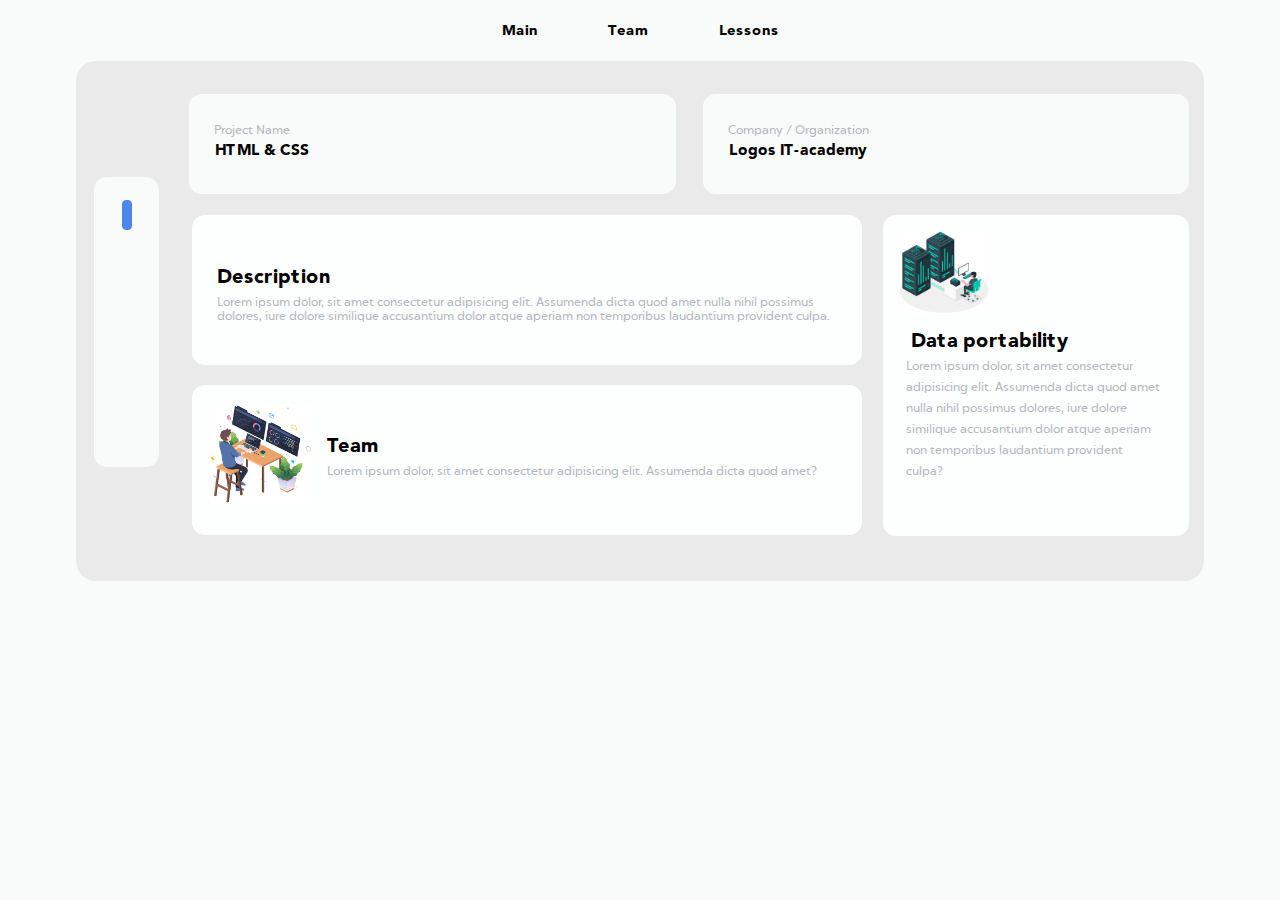
<file: index.html>
<!DOCTYPE html>
<html lang="en">

<head>
    <meta charset="UTF-8">
    <meta name="viewport" content="width=device-width, initial-scale=1.0">
    <meta http-equiv="X-UA-Compatible" content="ie=edge">
    <title>Main</title>

    <link rel="stylesheet" href="./index.css">

    <link rel="stylesheet" href="https://unicons.iconscout.com/release/v2.1.5/css/unicons.css">
</head>

<body>
    <header>
        <div class="title-main">
            <a href="./index.html">Main</a>
        </div>
        <div class="team">
            <a href="./page2.html">Team</a>
        </div>
        <div class="lessons">
            <a href="./page3.html">Lessons</a>
        </div>
    </header>
    <main>

        <div class="main_border">
            <div class="row1">
                <div class="project">
                    <div class="text">
                        <div class="small-text">Project Name </div>
                        <div class="small-header">HTML & CSS</div>
                    </div>
                </div>

                <div class="company">
                    <div class="text">
                        <div class="small-text">Company / Organization </div>
                        <div class="small-header">Logos IT-academy</div>
                    </div>
                </div>
            </div>

            <div class="big-container">
                <div class="menu">
                    <div class="icons">

                        <a href="#">
                            <div class="icon icon1 label label1">
                                <span class="little-border">
                                    <i class="uil uil-folder"></i>
                                </span>
                            </div>
                        </a>

                        <a href="./account.html">
                            <div class="icon icon2 label label2">
                                <span class="little-border">
                                    <i class="uil uil-monitor"></i>
                                </span>
                            </div>
                        </a>

                        <a href="#">
                            <div class="icon icon3 label label3">
                                <span class="little-border">
                                    <i class="uil uil-users-alt"></i>
                                </span>
                            </div>
                        </a>

                        <a href="#">
                            <div class="icon icon4 label label4">
                                <span class="little-border">
                                    <i class="uil uil-cloud-share"></i>
                                </span>
                            </div>
                        </a>

                        <a href="#">
                            <div class="icon icon5 label label5">
                                <span class="little-border">

                                    <i class="uil uil-cog"></i>
                                </span>
                            </div>
                        </a>

                    </div>
                </div>

                <dix class="container">
                    <div class="row2-3">
                        <div class="description">
                            <div class="text2">
                                <div class="big-header">Description</div>
                                <div class="small-text">
                                    Lorem ipsum dolor, sit amet consectetur adipisicing elit. Assumenda
                                    dicta quod amet nulla nihil possimus dolores,
                                    iure dolore similique accusantium dolor atque aperiam non temporibus laudantium
                                    provident
                                    culpa.
                                </div>
                            </div>
                        </div>
                        <div class="team1">
                            <div class="image">
                                <img class="img-team" src="./images/team.jpg" alt="">
                            </div>
                            <div class="text3">
                                <div class="big-header">Team</div>
                                <div class="small-text">
                                    Lorem ipsum dolor, sit amet consectetur adipisicing elit. Assumenda
                                    dicta quod amet?
                                </div>
                            </div>
                        </div>
                    </div>
                    <div class="separate-box">
                        <div class="image">
                            <img class="img-data" src="./images/data.jpg" alt="">
                        </div>
                        <div class="text4">
                            <div class="big-header">Data portability</div>
                            <div class="small1-text">
                                Lorem ipsum dolor, sit amet consectetur adipisicing elit. Assumenda
                                dicta quod amet nulla nihil possimus dolores,
                                iure dolore similique accusantium dolor atque aperiam non temporibus laudantium
                                provident culpa?
                            </div>
                        </div>
                    </div>
                </dix>
            </div>

        </div>
    </main>
</body>

</html>
</file>
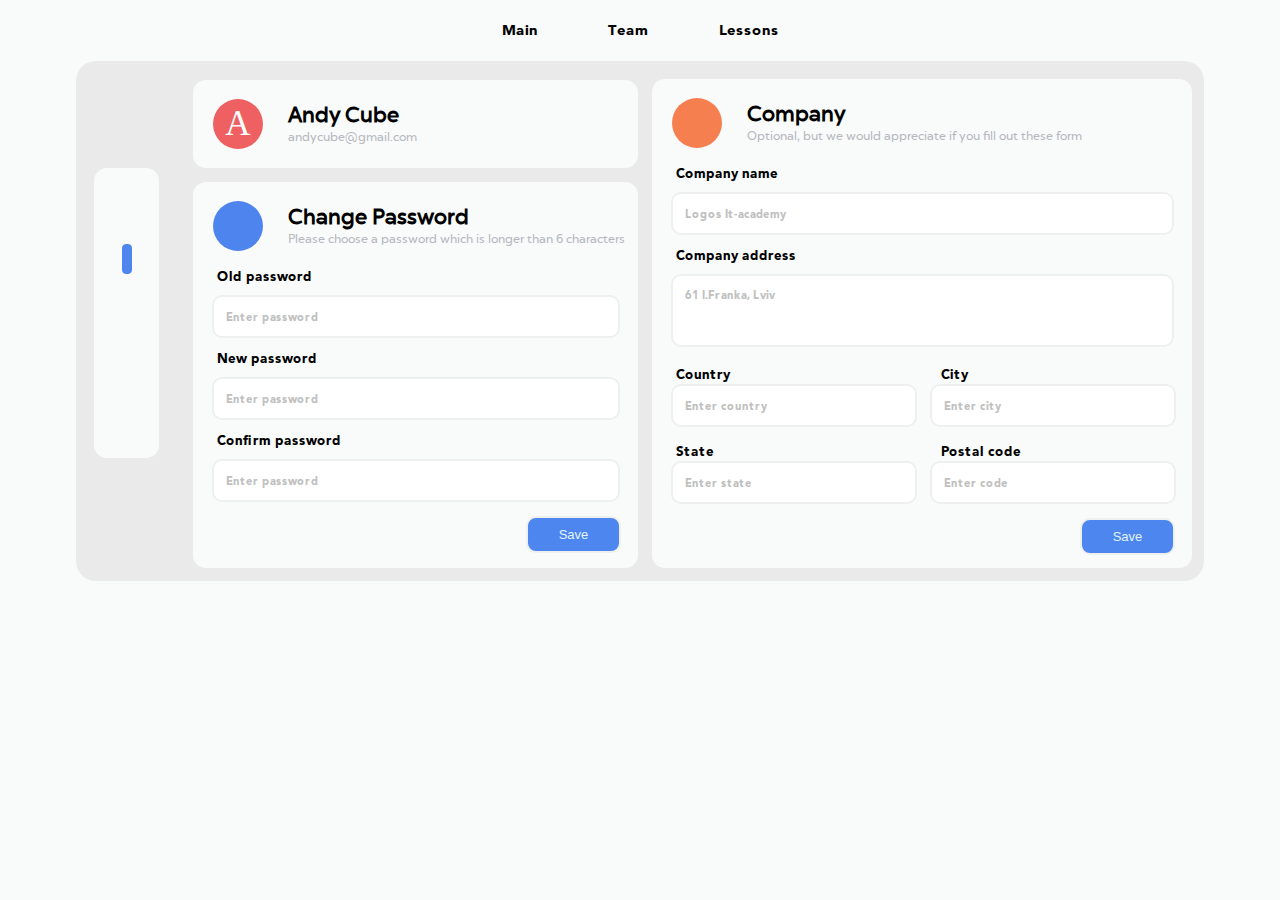
<file: account.html>
<!DOCTYPE html>
<html lang="en">

<head>
    <meta charset="UTF-8">
    <meta name="viewport" content="width=device-width, initial-scale=1.0">
    <meta http-equiv="X-UA-Compatible" content="ie=edge">
    <title>Account</title>

    <link rel="stylesheet" href="./account.css">

    <link rel="stylesheet" href="https://unicons.iconscout.com/release/v2.1.5/css/unicons.css">
</head>

<body>
    <header>
        <div class="title-main">
            <a href="./index.html">Main</a>
        </div>
        <div class="team">
            <a href="./page2.html">Team</a>
        </div>
        <div class="lessons">
            <a href="./page3.html">Lessons</a>
        </div>
    </header>
    <main>
        <div class="main_border">
            <div class="big-container">

                <div class="menu">
                    <div class="icons">

                        <a href="#">
                            <div class="icon icon1 label label1">
                                <span class="little-border">
                                    <i class="uil uil-folder"></i>
                                </span>
                            </div>
                        </a>

                        <a href="./account.html">
                            <div class="icon icon2 label label2">
                                <span class="little-border">
                                    <i class="uil uil-monitor"></i>
                                </span>
                            </div>
                        </a>

                        <a href="#">
                            <div class="icon icon3 label label3">
                                <span class="little-border">
                                    <i class="uil uil-users-alt"></i>
                                </span>
                            </div>
                        </a>

                        <a href="#">
                            <div class="icon icon4 label label4">
                                <span class="little-border">
                                    <i class="uil uil-cloud-share"></i>
                                </span>
                            </div>
                        </a>

                        <a href="#">
                            <div class="icon icon5 label label5">
                                <span class="little-border">

                                    <i class="uil uil-cog"></i>
                                </span>
                            </div>
                        </a>

                    </div>
                </div>

                <div class="middle-contant">
                    <div class="data">
                        <div class="orange-circle">A</div>
                        <div class="data-of-user">
                            <div class="big-header">Andy Cube</div>
                            <div class="small-text">andycube@gmail.com</div>
                        </div>
                    </div>

                    <div class="password">
                        <div class="data2">
                            <div class="blue-circle"><i class="uil uil-padlock"></i></div>
                            <div class="data-of-title">
                                <div class="big-header">Change Password</div>
                                <div class="small-text">Please choose a password which is longer than 6 characters</div>
                            </div>
                        </div>


                        <div class="form1">
                            <p class="one1">Old password</p>
                            <form id="border">
                                <input type="password" placeholder="Enter password" class="form-text">
                            </form>

                            <p class="one">New password</p>
                            <form id="border">
                                <input type="password" placeholder="Enter password" class="form-text">
                            </form>

                            <p class="one">Confirm password</p>
                            <form id="border">
                                <input type="password" placeholder="Enter password" class="form-text">
                            </form>

                            <form id="button">
                                <input type="button" value="Save">
                            </form>
                        </div>
                    </div>
                </div>

                <div class="third-contant">
                    <div class="data3">
                        <div class="lightOrange-circle"><i class="uil uil-university"></i></div>
                        <div class="data-of-title">
                            <div class="big-header">Company</div>
                            <div class="small-text">Optional, but we would appreciate if you fill out these form</div>
                        </div>
                    </div>
                    <div class="form1">
                        <p class="one1">Company name</p>
                        <form id="border1">
                            <input type="text" placeholder="Logos It-academy" class="company">
                        </form>

                        <p class="one">Company address</p>
                        <form id="border2">
                            <input type="text" placeholder="61 I.Franka, Lviv" class="address">
                        </form>

                        <div class="bottom-contant">
                            <div class="left-side">
                                <p class="two">Country</p>
                                <form id="border3">
                                    <input type="text" placeholder="Enter country" class="form-left">
                                </form>
                                <p class="two">State</p>
                                <form id="border3">
                                    <input type="text" placeholder="Enter state" class="form-left">
                                </form>
                            </div>
                            <div class="right-side">
                                <p class="two">City</p>
                                <form id="border3">
                                    <input type="text" placeholder="Enter city" class="form-right">
                                </form>
                                <p class="two">Postal code</p>
                                <form id="border3">
                                    <input type="text" placeholder="Enter code" class="form-right">
                                </form>
                            </div>
                        </div>

                        <form id="button2">
                            <input type="button" value="Save">
                        </form>
                    </div>
                </div>

            </div>
        </div>




        </div>
        </div>

</body>

</html>
</file>
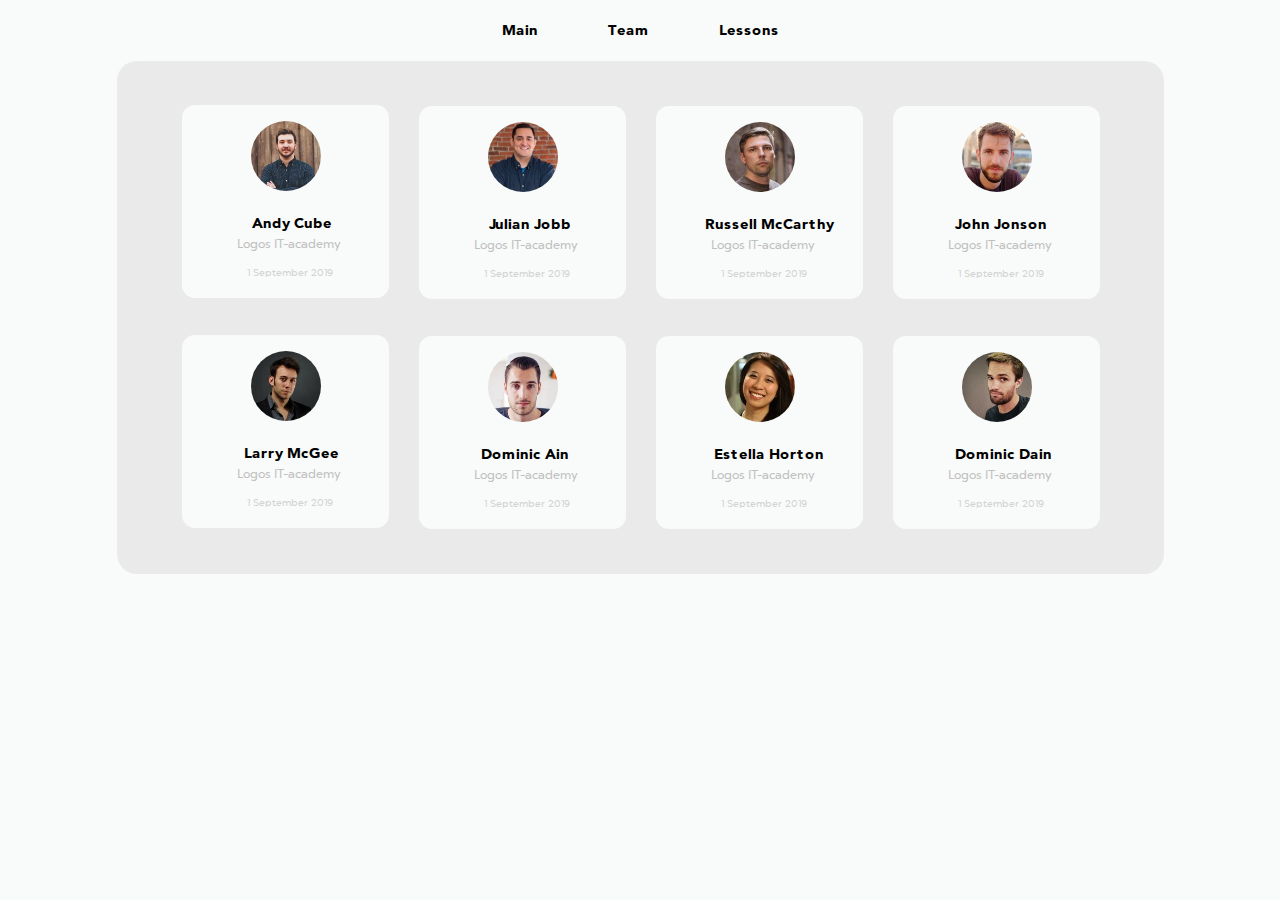
<file: page2.html>
<!DOCTYPE html>
<html lang="en">

<head>
    <meta charset="UTF-8">
    <meta name="viewport" content="width=device-width, initial-scale=1.0">
    <meta http-equiv="X-UA-Compatible" content="ie=edge">
    <title>Team</title>

    <link rel="stylesheet" href="./page2.css">
</head>

<body>
    <header>
        <div class="title-main">
            <a href="./index.html">Main</a>
        </div>
        <div class="team">
            <a href="./page2.html">Team</a>
        </div>
        <div class="lessons">
            <a href="./page3.html">Lessons</a>
        </div>
    </header>
    <main>
        <div class="main_border">
            <div class="two-rows">
                <div class="some">
                    <div class="user user1">
                        <div id="label"></div>
                        <div> <img class="foto" src="./images/1.jpg" alt=""></div>
                        <div class="second-name">Andy Cube</div>
                        <div class="job">Logos IT-academy</div>
                        <div class="date">1 September 2019</div>
                    </div>
                </div>

                <div class="some">
                    <div class="user user2">
                        <div id="label"></div>
                        <div> <img class="foto" src="./images/2.jpg" alt=""></div>
                        <span class="second-name">Julian Jobb</span>
                        <span class="job">Logos IT-academy</span>
                        <span class="date">1 September 2019</span>
                    </div>
                </div>

                <div class="some">
                    <div class="user user3">
                        <div> <img class="foto" src="./images/3.jpg" alt=""></div>
                        <div class="second-name1">Russell McCarthy</div>
                        <div class="job">Logos IT-academy</div>
                        <div class="date">1 September 2019</div>
                    </div>
                </div>

                <div class="some">
                    <div class="user user4">
                        <div> <img class="foto" src="./images/4.jpg" alt=""></div>
                        <div class="second-name2">John Jonson</div>
                        <div class="job">Logos IT-academy</div>
                        <div class="date">1 September 2019</div>
                    </div>
                </div>


                <div class="some">
                    <div class="user user5">
                        <div> <img class="foto" src="./images/5.jpg" alt=""></div>
                        <div class="second-name2">Larry McGee</div>
                        <div class="job">Logos IT-academy</div>
                        <div class="date">1 September 2019</div>
                    </div>
                </div>

                <div class="some">
                    <div class="user user2">
                        <div> <img class="foto" src="./images/6.jpg" alt=""></div>
                        <div class="second-name2">Dominic Ain</div>
                        <div class="job">Logos IT-academy</div>
                        <div class="date">1 September 2019</div>
                    </div>
                </div>

                <div class="some">
                    <div class="user user3">
                        <div> <img class="foto" src="./images/7.jpg" alt=""></div>
                        <div class="second-name3">Estella Horton</div>
                        <div class="job">Logos IT-academy</div>
                        <div class="date">1 September 2019</div>
                    </div>
                </div>

                <div class="some">
                    <div class="user user4">
                        <div> <img class="foto" src="./images/8.jpg" alt=""></div>
                        <div class="second-name2">Dominic Dain</div>
                        <div class="job">Logos IT-academy</div>
                        <div class="date">1 September 2019</div>
                    </div>
                </div>

            </div>
        </div>
    </main>
</body>

</html>
</file>
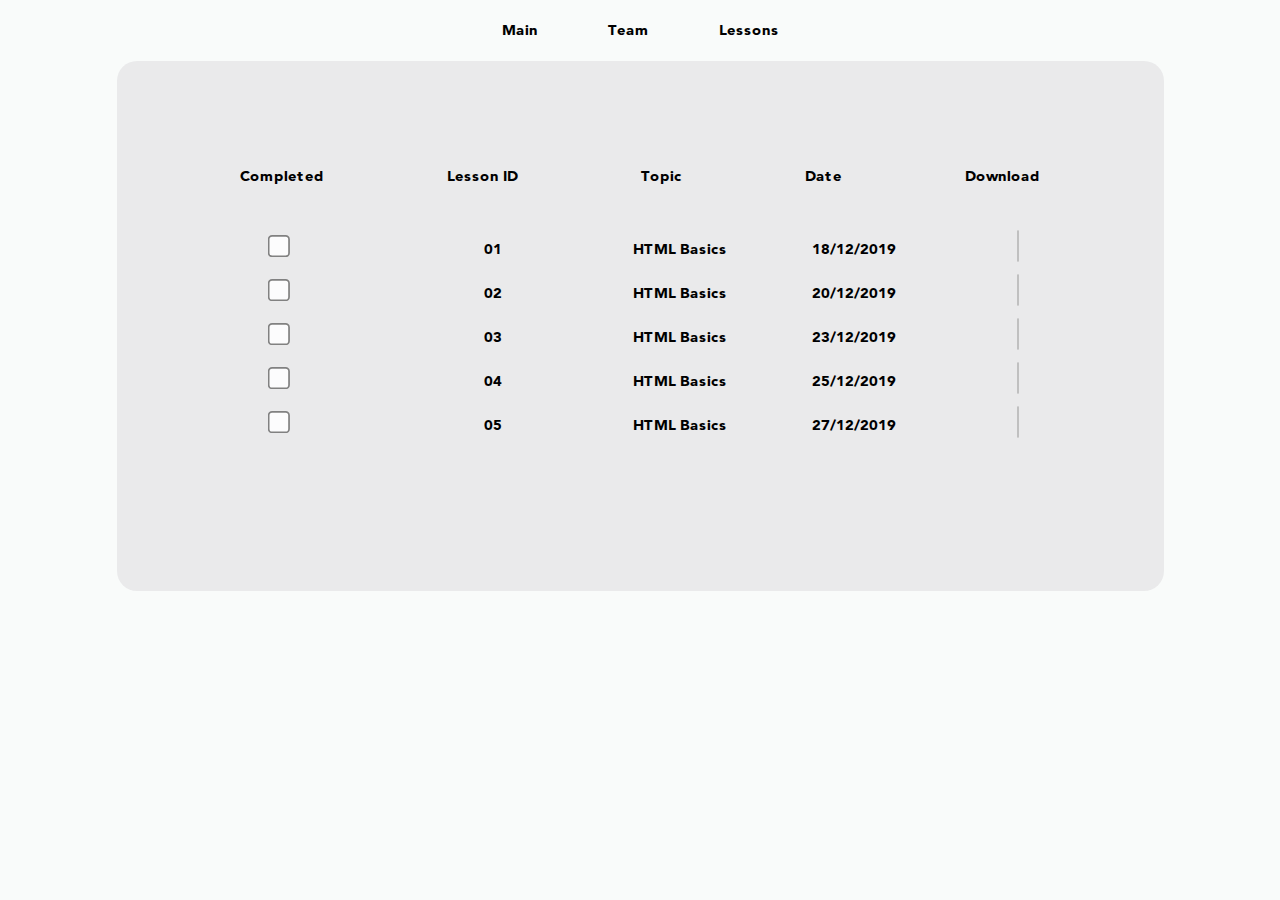
<file: page3.html>
<!DOCTYPE html>
<html lang="en">

<head>
    <meta charset="UTF-8">
    <meta name="viewport" content="width=device-width, initial-scale=1.0">
    <meta http-equiv="X-UA-Compatible" content="ie=edge">
    <title>Lessons</title>

    <link rel="stylesheet" href="./page3.css">

    <link rel="stylesheet" href="https://unicons.iconscout.com/release/v2.1.5/css/unicons.css">
</head>

<body>
    <header>
        <div class="title-main">
            <a href="./index.html">Main</a>
        </div>
        <div class="team">
            <a href="./page2.html">Team</a>
        </div>
        <div class="lessons">
            <a href="./page3.html">Lessons</a>
        </div>
    </header>
    <main>
        <div class="main_border">
            <div class="contant">
                <div class="titles">
                    <div class="name-titles">Completed</div>
                    <div class="name-titles">Lesson ID</div>
                    <div class="name-titles">Topic</div>
                    <div class="name-titles">Date</div>
                    <div class="name-titles">Download</div>
                </div>

                <div class="border1">
                    <div class="checkbox-main">
                        <form action="" id="checkbox">
                            <input type="checkbox">
                        </form>
                    </div>
                    <div class="number">01</div>
                    <div class="topic">HTML Basics</div>
                    <div class="date">18/12/2019</div>
                    <div class="img"><i class="uil uil-download-alt"></i></div>
                </div>
                <div class="border2">
                    <div class="checkbox-main">
                        <form action="" id="checkbox">
                            <input type="checkbox">
                        </form>
                    </div>
                    <div class="number">02</div>
                    <div class="topic">HTML Basics</div>
                    <div class="date">20/12/2019</div>
                    <div class="img"><i class="uil uil-download-alt"></i></div>
                </div>
                <div class="border2">
                    <div class="checkbox-main">
                        <form action="" id="checkbox">
                            <input type="checkbox">
                        </form>
                    </div>
                    <div class="number">03</div>
                    <div class="topic">HTML Basics</div>
                    <div class="date">23/12/2019</div>
                    <div class="img"><i class="uil uil-download-alt"></i></div>
                </div>
                <div class="border2">
                    <div class="checkbox-main">
                        <form action="" id="checkbox">
                            <input type="checkbox">
                        </form>
                    </div>
                    <div class="number">04</div>
                    <div class="topic">HTML Basics</div>
                    <div class="date">25/12/2019</div>
                    <div class="img"><i class="uil uil-download-alt"></i></div>
                </div>
                <div class="border2">
                    <div class="checkbox-main">
                        <form action="" id="checkbox">
                            <input type="checkbox">
                        </form>
                    </div>
                    <div class="number">05</div>
                    <div class="topic">HTML Basics</div>
                    <div class="date">27/12/2019</div>
                    <div class="img"><i class="uil uil-download-alt"></i></div>
                </div>
            </div>


        </div>
    </main>
</body>

</html>
</file>
<file: index.css>
@font-face {
  font-family: "ChronicaPro-Regular";
  src: url(./fonts/ChronicaPro-Regular.ttf);
}

@font-face {
  font-family: "bahij-sultannahia";
  src: url(./fonts/bahij-sultannahia.ttf);
}

body {
  background-color: #f9fbfa;
}

header {
  display: flex;
  justify-content: center;
  font-family: "bahij-sultannahia", sans-serif;
  font-size: 20px;
  margin: 18px 0px;
}

.title-main {
  margin-right: 70px;
  text-decoration: none;
}

.team {
  margin-right: 70px;
  text-decoration: none;
}

a {
  text-decoration: none;
  color: #000;
}

.title-main a:hover {
  color: #5b89f2;
}

.team a:hover {
  color: #5b89f2;
}

.lessons a:hover {
  color: #5b89f2;
}

.main_border {
  margin: 0 auto;
  padding: 110px 0 0;
  width: 1128px;
  height: 410px;
  background-color: #eaeaeb;
  border: 0px solid #eaeaeb;
  border-radius: 20px;
}

.big-container {
  display: flex;
}

.menu {
  display: flex;
  justify-content: center;
  height: 290px;
  width: 65px;
  border: 0px solid #f9fbfa;
  background-color: #f9fbfa;
  border-radius: 13px;
  margin-left: 18px;
  margin-top: -37px;
  margin-right: 70px;
}

.uil {
  margin: -1.95px;
}

.little-border {
  border: 1px solid transparent;
  margin: 0px 0px 1px 0px;
  padding: 0px 0px 0px 0px;
}

.icons {
  display: flex;
  flex-direction: column;
  font-size: 22px;
}

.icon {
  border: 1px solid transparent;
  border-radius: 4px;
  padding: 1px 4px 1px 4px;
  margin: 9px 68px 14px 68px;
}

.icon1 {
  margin: 23px 68px 14px 68px;
  padding: 1px 4px 1px 4px;
  border: 1px solid #4d86ed;
  background-color: #4d86ed;
  border-radius: 4px;
  color: white;
}

.icon:hover {
  /* margin: 14px 2px 14px 2px; */
  padding: 1px 4px 1px 4px;
  border: 1px solid #4d86ed;
  background-color: #4d86ed;
  border-radius: 4px;
  color: white;
  margin-left: 68px;
}

.label:hover {
  position: relative;
  display: inline-block;
}

.label1:hover::after {
  position: absolute;
  content: "Project";
  display: flex;
  color: white;
  font-size: 15px;
  top: -1px;
  bottom: -1px;
  left: 34px;
  border: 1px solid #4d86ed;
  border-top-right-radius: 4px;
  border-bottom-right-radius: 4px;
  background-color: #4d86ed;
  border-right-width: 17px;
  align-items: center;
  padding-left: 5px;
}

.label2:hover::after {
  position: absolute;
  content: "Account";
  display: flex;
  color: white;
  font-size: 15px;
  top: -1px;
  bottom: -1px;
  left: 34px;
  border: 1px solid #4d86ed;
  border-top-right-radius: 4px;
  border-bottom-right-radius: 4px;
  background-color: #4d86ed;
  border-right-width: 17px;
  align-items: center;
  padding-left: 5px;
}

.label3:hover::after {
  position: absolute;
  content: "Groups";
  display: flex;
  color: white;
  font-size: 15px;
  top: -1px;
  bottom: -1px;
  left: 34px;
  border: 1px solid #4d86ed;
  border-top-right-radius: 4px;
  border-bottom-right-radius: 4px;
  background-color: #4d86ed;
  border-right-width: 17px;
  align-items: center;
  padding-left: 5px;
}

.label4:hover::after {
  position: absolute;
  content: "Cloud";
  display: flex;
  color: white;
  font-size: 15px;
  top: -1px;
  bottom: -1px;
  left: 34px;
  border: 1px solid #4d86ed;
  border-top-right-radius: 4px;
  border-bottom-right-radius: 4px;
  background-color: #4d86ed;
  border-right-width: 17px;
  align-items: center;
  padding-left: 5px;
}

.label5:hover::after {
  position: absolute;
  content: "Setting";
  display: flex;
  color: white;
  font-size: 15px;
  top: -1px;
  bottom: -1px;
  left: 34px;
  border: 1px solid #4d86ed;
  border-top-right-radius: 4px;
  border-bottom-right-radius: 4px;
  background-color: #4d86ed;
  border-right-width: 17px;
  align-items: center;
  padding-left: 5px;
}

/* .one {
    border: 1px solid #4d86ed;
    background-color: #4d86ed;
    border-radius: 4px;
    padding: 3px 7px;
} */

.row1 {
  display: flex;
  margin: 0px 0px 0px 80px;
}

.project {
  display: flex;
  width: 520px;
  height: 100px;
  border: 0px solid #f9fbfa;
  background-color: #f9fbfa;
  border-radius: 13px;
  margin: -77px 27px 20px 33px;
}

.company {
  display: flex;
  width: 520px;
  height: 100px;
  border: 0px solid #f9fbfa;
  background-color: #f9fbfa;
  border-radius: 13px;
  margin: -77px 15px 20px 0;
}

.text {
  display: flex;
  flex-direction: column;
  justify-content: center;
  margin-left: 20px;
}

.small-text {
  font-family: "ChronicaPro-Regular";
  font-size: 12px;
  color: #b6b8bf;
  padding-left: 5px;
}

.small-header {
  font-family: "bahij-sultannahia", sans-serif;
  font-size: 21px;
  margin-left: 6px;
}

.container {
  display: flex;
  margin: 1px 0px 0px 0px;
}

.row2-3 {
  display: flex;
  flex-direction: column;
  margin: 0px 0px 0px -37px;
}

.description {
  height: 150px;
  width: 670px;
  border: 0px solid #f9fbfa;
  background-color: #fdfffe;
  border-radius: 13px;
  margin: 0px 0px 0px 0px;
}

.team1 {
  display: flex;
  height: 150px;
  width: 670px;
  border: 0px solid #f9fbfa;
  background-color: #fdfffe;
  border-radius: 13px;
  margin: 20px 0px 0px 0px;
}

.separate-box {
  height: 321px;
  width: 306px;
  border: 0px solid #f9fbfa;
  background-color: #fdfffe;
  border-radius: 13px;
  margin: 0px 15px 0px 21px;
}

.big-header {
  font-family: "bahij-sultannahia", sans-serif;
  font-size: 27px;
  padding-bottom: 2px;
  padding-left: 5px;
}

.text2 {
  display: flex;
  flex-direction: column;
  justify-content: center;
  margin: 46px 20px;
}

.img-team {
  width: 100px;
  height: 100px;
  margin: 19px;
}

.text3 {
  display: flex;
  flex-direction: column;
  margin: 45px -8px;
}

.img-data {
  width: 90px;
  height: 83px;
  margin: 16px;
}

.text4 {
  display: flex;
  flex-direction: column;
  margin: -3px 27px 0px 23px;
  line-height: 21px;
}

.small1-text {
  font-family: "ChronicaPro-Regular";
  font-size: 12px;
  color: #b6b8bf;
  margin-top: 3px;
}
</file>
<file: account.css>
@font-face {
  font-family: "ChronicaPro-Regular";
  src: url(./fonts/ChronicaPro-Regular.ttf);
}

@font-face {
  font-family: "bahij-sultannahia";
  src: url(./fonts/bahij-sultannahia.ttf);
}

@import url("https://fonts.googleapis.com/css2?family=Playfair+Display&display=swap");

body {
  background-color: #f9fbfa;
}

header {
  display: flex;
  justify-content: center;
  font-family: "bahij-sultannahia", sans-serif;
  font-size: 20px;
  margin: 18px 0px;
}

.title-main {
  margin-right: 70px;
  text-decoration: none;
}

.team {
  margin-right: 70px;
  text-decoration: none;
}

a {
  text-decoration: none;
  color: #000;
}

.title-main a:hover {
  color: #5b89f2;
}

.team a:hover {
  color: #5b89f2;
}

.lessons a:hover {
  color: #5b89f2;
}

.main_border {
  margin: 0 auto;
  padding: 110px 0 0;
  width: 1128px;
  height: 410px;
  background-color: #eaeaeb;
  border: 0px solid #eaeaeb;
  border-radius: 20px;
}

.big-container {
  display: flex;
}

.menu {
  display: flex;
  justify-content: center;
  height: 290px;
  width: 65px;
  border: 0px solid #f9fbfa;
  background-color: #f9fbfa;
  border-radius: 13px;
  margin-left: 18px;
  margin-top: -3px;
  margin-right: 70px;
}

.uil {
  margin: -1.95px;
}

.little-border {
  border: 1px solid transparent;
  margin: 0px 0px 1px 0px;
  padding: 0px 0px 0px 0px;
}

.icons {
  display: flex;
  flex-direction: column;
  font-size: 22px;
}

.icon {
  border: 1px solid transparent;
  border-radius: 4px;
  padding: 1px 4px 1px 4px;
  margin: 9px 68px 14px 68px;
}

.icon1 {
  margin: 23px 68px 14px 68px;
}

.icon2 {
  margin: 9px 68px 14px 68px;
  padding: 1px 4px 1px 4px;
  border: 1px solid #4d86ed;
  background-color: #4d86ed;
  border-radius: 4px;
  color: white;
}

.icon:hover {
  /* margin: 14px 2px 14px 2px; */
  padding: 1px 4px 1px 4px;
  border: 1px solid #4d86ed;
  background-color: #4d86ed;
  border-radius: 4px;
  color: white;
  margin-left: 68px;
}

.label:hover {
  position: relative;
  display: inline-block;
}

.label1:hover::after {
  position: absolute;
  content: "Project";
  display: flex;
  color: white;
  font-size: 15px;
  top: -1px;
  bottom: -1px;
  left: 34px;
  border: 1px solid #4d86ed;
  border-top-right-radius: 4px;
  border-bottom-right-radius: 4px;
  background-color: #4d86ed;
  border-right-width: 17px;
  align-items: center;
  padding-left: 5px;
}

.label2:hover::after {
  position: absolute;
  content: "Account";
  display: flex;
  color: white;
  font-size: 15px;
  top: -1px;
  bottom: -1px;
  left: 34px;
  border: 1px solid #4d86ed;
  border-top-right-radius: 4px;
  border-bottom-right-radius: 4px;
  background-color: #4d86ed;
  border-right-width: 17px;
  align-items: center;
  padding-left: 5px;
}

.label3:hover::after {
  position: absolute;
  content: "Groups";
  display: flex;
  color: white;
  font-size: 15px;
  top: -1px;
  bottom: -1px;
  left: 34px;
  border: 1px solid #4d86ed;
  border-top-right-radius: 4px;
  border-bottom-right-radius: 4px;
  background-color: #4d86ed;
  border-right-width: 17px;
  align-items: center;
  padding-left: 5px;
}

.label4:hover::after {
  position: absolute;
  content: "Cloud";
  display: flex;
  color: white;
  font-size: 15px;
  top: -1px;
  bottom: -1px;
  left: 34px;
  border: 1px solid #4d86ed;
  border-top-right-radius: 4px;
  border-bottom-right-radius: 4px;
  background-color: #4d86ed;
  border-right-width: 17px;
  align-items: center;
  padding-left: 5px;
}

.label5:hover::after {
  position: absolute;
  content: "Setting";
  display: flex;
  color: white;
  font-size: 15px;
  top: -1px;
  bottom: -1px;
  left: 34px;
  border: 1px solid #4d86ed;
  border-top-right-radius: 4px;
  border-bottom-right-radius: 4px;
  background-color: #4d86ed;
  border-right-width: 17px;
  align-items: center;
  padding-left: 5px;
}
/* ------------------------------------------------ */

.middle-contant {
  display: flex;
  flex-direction: column;
}

.data-of-user {
  display: flex;
  flex-direction: column;
}

.data {
  display: flex;
  width: 445px;
  height: 88px;
  border: 0px solid #f9fbfa;
  background-color: #f9fbfa;
  border-radius: 13px;
  margin: -91px 27px 20px -36px;
}

.orange-circle {
  display: flex;
  justify-content: center;
  align-items: center;
  font-family: "Playfair Display", serif;
  font-size: 35px;
  color: white;
  background-color: #ee6061;
  margin: 19px 20px;
  width: 50px;
  height: 50px;
  border: 0px solid transparent;
  -webkit-border-radius: 160px 160px 160px 160px;
}

.big-header {
  font-family: "ChronicaPro-Regular", sans-serif;
  font-size: 21px;
  font-weight: 900;
  padding-bottom: 2px;
  padding-left: 5px;
  margin-top: 24px;
}

.small-text {
  font-family: "ChronicaPro-Regular";
  font-size: 12px;
  color: #b6b8bf;
  padding-left: 5px;
}

.data2 {
  display: flex;
}

.password {
  display: flex;
  flex-direction: column;
  width: 445px;
  height: 386px;
  border: 0px solid #f9fbfa;
  background-color: #f9fbfa;
  border-radius: 13px;
  margin: -6px 27px 20px -36px;
}

.blue-circle {
  display: flex;
  justify-content: center;
  align-items: center;
  font-size: 35px;
  color: white;
  background-color: #4e84ee;
  margin: 19px 20px;
  width: 50px;
  height: 50px;
  border: 0px solid transparent;
  -webkit-border-radius: 160px 160px 160px 160px;
}

.uil-padlock {
  font-size: 30px;
}

.one1 {
  font-family: "bahij-sultannahia", sans-serif;
  font-size: 18px;
  margin-left: 24px;
  margin-top: -4px;
}

.one {
  font-family: "bahij-sultannahia", sans-serif;
  font-size: 18px;
  margin-left: 24px;
  margin-top: 10px;
}

input::-webkit-input-placeholder {
  color: silver;
  font-size: 15px;
  font-family: "bahij-sultannahia", sans-serif;
}

input[type="password"] {
  border: 2px solid #eef0ef;
  border-radius: 10px;
  height: 37px;
  width: 390px;
  margin: -11px 0px 0px 19px;
  padding-left: 12px;
  outline: none;
}

#border .form-text:focus {
  border: 2px solid #7aa1ff;
  border-radius: 10px;
  height: 37px;
  width: 390px;
  margin: -11px 0px 0px 19px;
  padding-left: 12px;
}

#button {
  margin: 14px 12px 18px 333px;
}

input[type="button"] {
  color: #e2f5fe;
  font-size: 13px;
  background-color: #4d86ef;
  border: 2px solid #eef0ef;
  border-radius: 10px;
  height: 37px;
  width: 95px;
  outline: none;
}

.third-contant {
  display: flex;
  flex-direction: column;
  width: 540px;
  height: 489px;
  border: 0px solid #f9fbfa;
  background-color: #f9fbfa;
  border-radius: 13px;
  margin: -92px 9px 20px -13px;
}

.data3 {
  display: flex;
}

.lightOrange-circle {
  display: flex;
  justify-content: center;
  align-items: center;
  font-size: 32px;
  color: white;
  background-color: #f57f4f;
  margin: 19px 20px;
  width: 50px;
  height: 50px;
  border: 0px solid transparent;
  -webkit-border-radius: 160px 160px 160px 160px;
}

#border1 .company {
  border: 2px solid #eef0ef;
  border-radius: 10px;
  height: 37px;
  width: 485px;
  margin: -11px 0px 0px 19px;
  padding-left: 12px;
  outline: none;
}

#border1 .company:focus {
  border: 2px solid #7aa1ff;
  border-radius: 10px;
  height: 37px;
  width: 485px;
  margin: -11px 0px 0px 19px;
  padding-left: 12px;
  outline: none;
}

#border2 .address {
  border: 2px solid #eef0ef;
  border-radius: 10px;
  height: 35px;
  width: 485px;
  margin: -11px 0px 0px 19px;
  padding-left: 12px;
  padding-bottom: 33px;
  outline: none;
}

#border2 .address:focus {
  border: 2px solid #7aa1ff;
  border-radius: 10px;
  height: 35px;
  width: 485px;
  margin: -11px 0px 0px 19px;
  padding-left: 12px;
  padding-bottom: 33px;
  outline: none;
}

.bottom-contant {
  display: flex;
  margin-top: 10px;
}

#border3 .form-left {
  border: 2px solid #eef0ef;
  border-radius: 10px;
  height: 37px;
  width: 228px;
  margin: -11px 0px 0px 19px;
  padding-left: 12px;
  outline: none;
}

#border3 .form-left:focus {
  border: 2px solid #7aa1ff;
  border-radius: 10px;
  height: 37px;
  width: 228px;
  margin: -11px 0px 0px 19px;
  padding-left: 12px;
  outline: none;
}

.two {
  font-family: "bahij-sultannahia", sans-serif;
  font-size: 18px;
  margin-left: 24px;
  margin-top: 14px;
  margin-bottom: 9px;
}

.left-side,
.right-side {
  margin-top: -7px;
}

#border3 .form-right {
  border: 2px solid #eef0ef;
  border-radius: 10px;
  height: 37px;
  width: 228px;
  margin: -11px 0px 0px 13px;
  padding-left: 12px;
  outline: none;
}

#border3 .form-right:focus {
  border: 2px solid #7aa1ff;
  border-radius: 10px;
  height: 37px;
  width: 228px;
  margin: -11px 0px 0px 13px;
  padding-left: 12px;
  outline: none;
}

#button2 {
  margin: 14px 12px 18px 428px;
}
</file>
<file: page2.css>
@font-face {
  font-family: "ChronicaPro-Regular";
  src: url(./fonts/ChronicaPro-Regular.ttf);
}

@font-face {
  font-family: "bahij-sultannahia";
  src: url(./fonts/bahij-sultannahia.ttf);
}

@media (min-width: 1048px) {
  .main_border {
    width: 1015px;
  }
}

/* :root {
    --for-text: #b6b8bf;
  } */

@media (max-width: 1075px) {
  .main_border {
    width: 1047px;
  }
}

body {
  background-color: #f9fbfa;
}

header {
  display: flex;
  justify-content: center;
  font-family: "bahij-sultannahia", sans-serif;
  font-size: 20px;
  margin: 18px 0px;
}

.title-main {
  margin-right: 70px;
  text-decoration: none;
}

.team {
  margin-right: 70px;
  text-decoration: none;
}

a {
  text-decoration: none;
  color: black;
}

.title-main a:hover {
  color: #5b89f2;
}

.team a:hover {
  color: #5b89f2;
}

.lessons a:hover {
  color: #5b89f2;
}

.main_border {
  margin: 0 auto;
  padding: 30px 0 0;
  width: 1047px;
  height: 483px;
  background-color: #eaeaeb;
  border: 0px solid #eaeaeb;
  border-radius: 20px;
}

.two-rows {
  display: flex;
  flex-wrap: wrap;
  padding-top: 18px;
}

.user {
  display: flex;
  flex-direction: column;
  height: 193px;
  width: 207px;
  border: 0px solid #f9fbfa;
  background-color: #f9fbfa;
  border-radius: 13px;
}

.user1 {
  display: flex;
  margin: -4px 30px 40px 65px;
}

.foto {
  margin: 16px 69px 20px;
  width: 70px;
  height: 70px;
  border: 0px solid transparent;
  -webkit-border-radius: 160px 160px 160px 160px;
}

.job {
  margin: 0px 31px 15px 55px;
  font-family: "ChronicaPro-Regular";
  font-size: 12px;
  color: silver;
}

.date {
  margin: 0px 31px 15px 65px;
  font-family: "ChronicaPro-Regular";
  font-size: 10px;
  color: lightgray;
}

.second-name {
  margin: -4px 2px 2px 70px;
  font-family: "bahij-sultannahia", sans-serif;
  font-size: 20px;
}

.second-name1 {
  margin: -4px 2px 2px 49px;
  font-family: "bahij-sultannahia", sans-serif;
  font-size: 20px;
}

.second-name2 {
  margin: -4px 2px 2px 62px;
  font-family: "bahij-sultannahia", sans-serif;
  font-size: 20px;
}

.second-name3 {
  margin: -4px 2px 2px 58px;
  font-family: "bahij-sultannahia", sans-serif;
  font-size: 20px;
}

.user2 {
  margin: -3px 30px 40px 0px;
}

.user3 {
  margin: -3px 30px 40px 0px;
}

.user4 {
  margin: -3px 30px 40px 0px;
}

.user5 {
  margin: -4px 30px 40px 65px;
}

.user:hover {
  flex-direction: column;
  height: 193px;
  width: 207px;
  border: 0px solid #4d86ed;
  border-radius: 13px;
  background-color: #4d86ed;
  color: white;
}

.some {
  position: relative;
  display: inline-block;
}

.user1:hover::after {
  position: absolute;
  content: "";
  background-image: url(./trash.png);
  background-size: 40px;
  width: 40px;
  border: 6px solid white;
  border-radius: 15px;
  height: 41px;
  margin: 0px;
  top: -31px;
  left: 243px;
  background-repeat: no-repeat;
}

.user2:hover::after {
  position: absolute;
  content: "";
  background-image: url(./trash.png);
  background-size: 40px;
  width: 40px;
  border: 6px solid white;
  border-radius: 15px;
  height: 41px;
  margin: 0px;
  top: -31px;
  left: 179px;
  background-repeat: no-repeat;
}

.user3:hover::after {
  position: absolute;
  content: "";
  background-image: url(./trash.png);
  background-size: 40px;
  width: 40px;
  border: 6px solid white;
  border-radius: 15px;
  height: 41px;
  margin: 0px;
  top: -31px;
  left: 179px;
  background-repeat: no-repeat;
}

.user4:hover::after {
  position: absolute;
  content: "";
  background-image: url(./trash.png);
  background-size: 40px;
  width: 40px;
  border: 6px solid white;
  border-radius: 15px;
  height: 41px;
  margin: 0px;
  top: -31px;
  left: 179px;
  background-repeat: no-repeat;
}

.user5:hover::after {
  position: absolute;
  content: "";
  background-image: url(./trash.png);
  background-size: 40px;
  width: 40px;
  border: 6px solid white;
  border-radius: 15px;
  height: 41px;
  margin: 0px;
  top: -31px;
  left: 243px;
  background-repeat: no-repeat;
}
</file>
<file: page3.css>
@font-face {
  font-family: "ChronicaPro-Regular";
  src: url(./fonts/ChronicaPro-Regular.ttf);
}

@font-face {
  font-family: "bahij-sultannahia";
  src: url(./fonts/bahij-sultannahia.ttf);
}

@media (min-width: 1048px) {
  .main_border {
    width: 1015px;
  }
}

@media (max-width: 1075px) {
  .main_border {
    width: 1047px;
  }
}

body {
  background-color: #f9fbfa;
}

header {
  display: flex;
  justify-content: center;
  font-family: "bahij-sultannahia", sans-serif;
  font-size: 20px;
  margin: 18px 0px;
}

.title-main {
  margin-right: 70px;
  text-decoration: none;
}

.team {
  margin-right: 70px;
  text-decoration: none;
}

a {
  text-decoration: none;
  color: black;
}

.title-main a:hover {
  color: #5b89f2;
}

.team a:hover {
  color: #5b89f2;
}

.lessons a:hover {
  color: #5b89f2;
}

.main_border {
  margin: 0 auto;
  padding: 30px 0 0;
  width: 1047px;
  height: 500px;
  background-color: #eaeaeb;
  border: 0px solid #eaeaeb;
  border-radius: 20px;
}

.titles {
  display: flex;
  justify-content: space-evenly;
  font-family: "bahij-sultannahia", sans-serif;
  font-size: 20px;
  margin-top: 73px;
}

.border1 {
  display: flex;
  justify-content: space-around;
  font-family: "bahij-sultannahia", sans-serif;
  font-size: 20px;
  border: 1px solid transparent;
  border-radius: 10px;
  margin: 36px 63px 0px;
  padding: 11px 0px 6px 27px;
}

.border2 {
  display: flex;
  justify-content: space-around;
  font-family: "bahij-sultannahia", sans-serif;
  font-size: 20px;
  border: 1px solid transparent;
  border-radius: 10px;
  margin: 0px 63px 0px;
  padding: 11px 0px 6px 27px;
}

.number {
  padding: 0px 0px 0px 75px;
  margin-right: -73px;
}

.topic {
  margin-left: 84px;
}

.date {
  padding: 0px 0px 0px 5px;
  margin-left: -41px;
}

.img {
  margin-right: 20px;
  border: 1px solid silver;
  border-radius: 9px;
  padding: 4px 0px 0px;
  font-size: 23px;
  margin-top: -7px;
}

/* .uil-download-alt:before {
    content: "\e99a";
    font-size: 22px;
    margin-top: -9px;
    border: 1px solid silver;
    border-radius: 9px;
    padding: 4px;
} */

.border1:hover {
  background-color: white;
  border: 1px solid white;
  border-radius: 10px;
}

.border2:hover {
  background-color: white;
  border: 1px solid white;
  border-radius: 10px;
}

.img:hover {
  margin-right: 20px;
  border: 1px solid transparent;
  background-color: #4d86ed;
  border-radius: 9px;
  padding: 4px 0px 0px;
  font-size: 23px;
  margin-top: -7px;
  color: white;
}

input[type="checkbox"] {
}

#checkbox {
  transform: scale(1.7);
  opacity:0.9;
}
</file>
